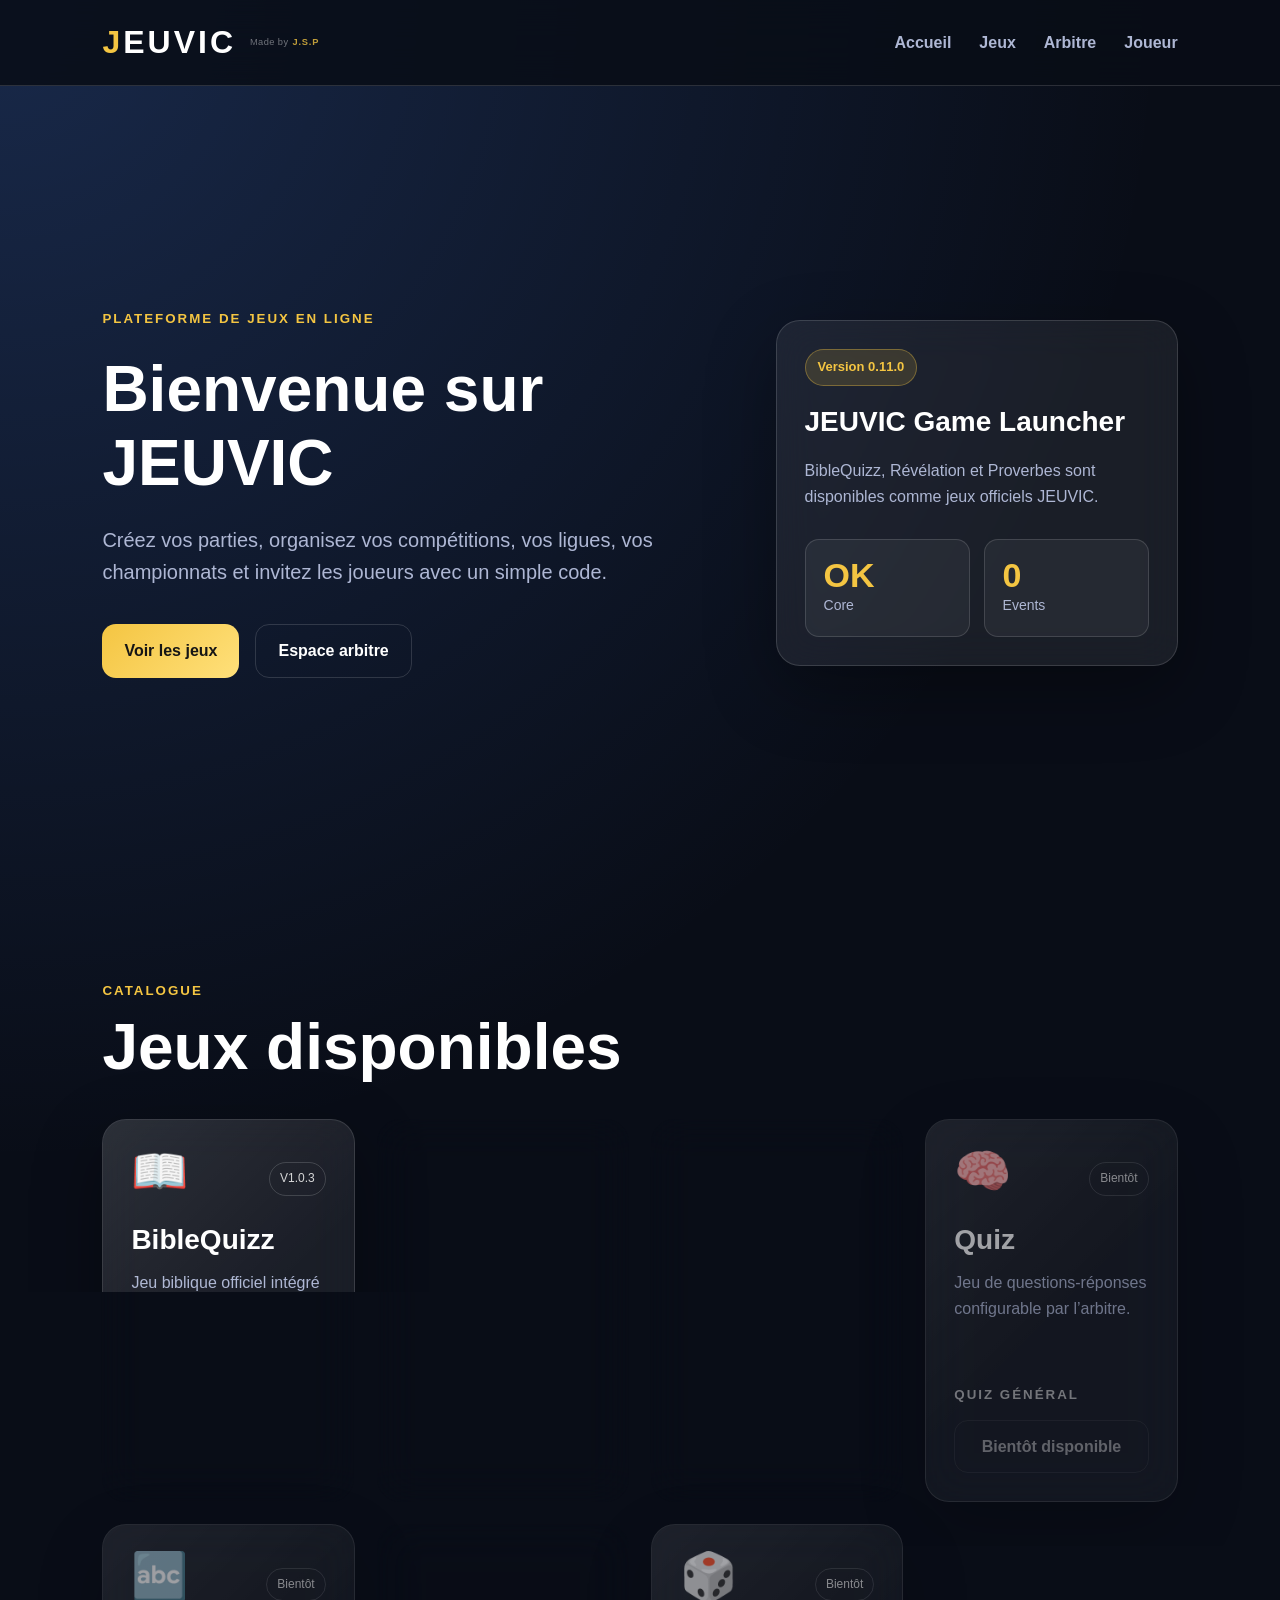
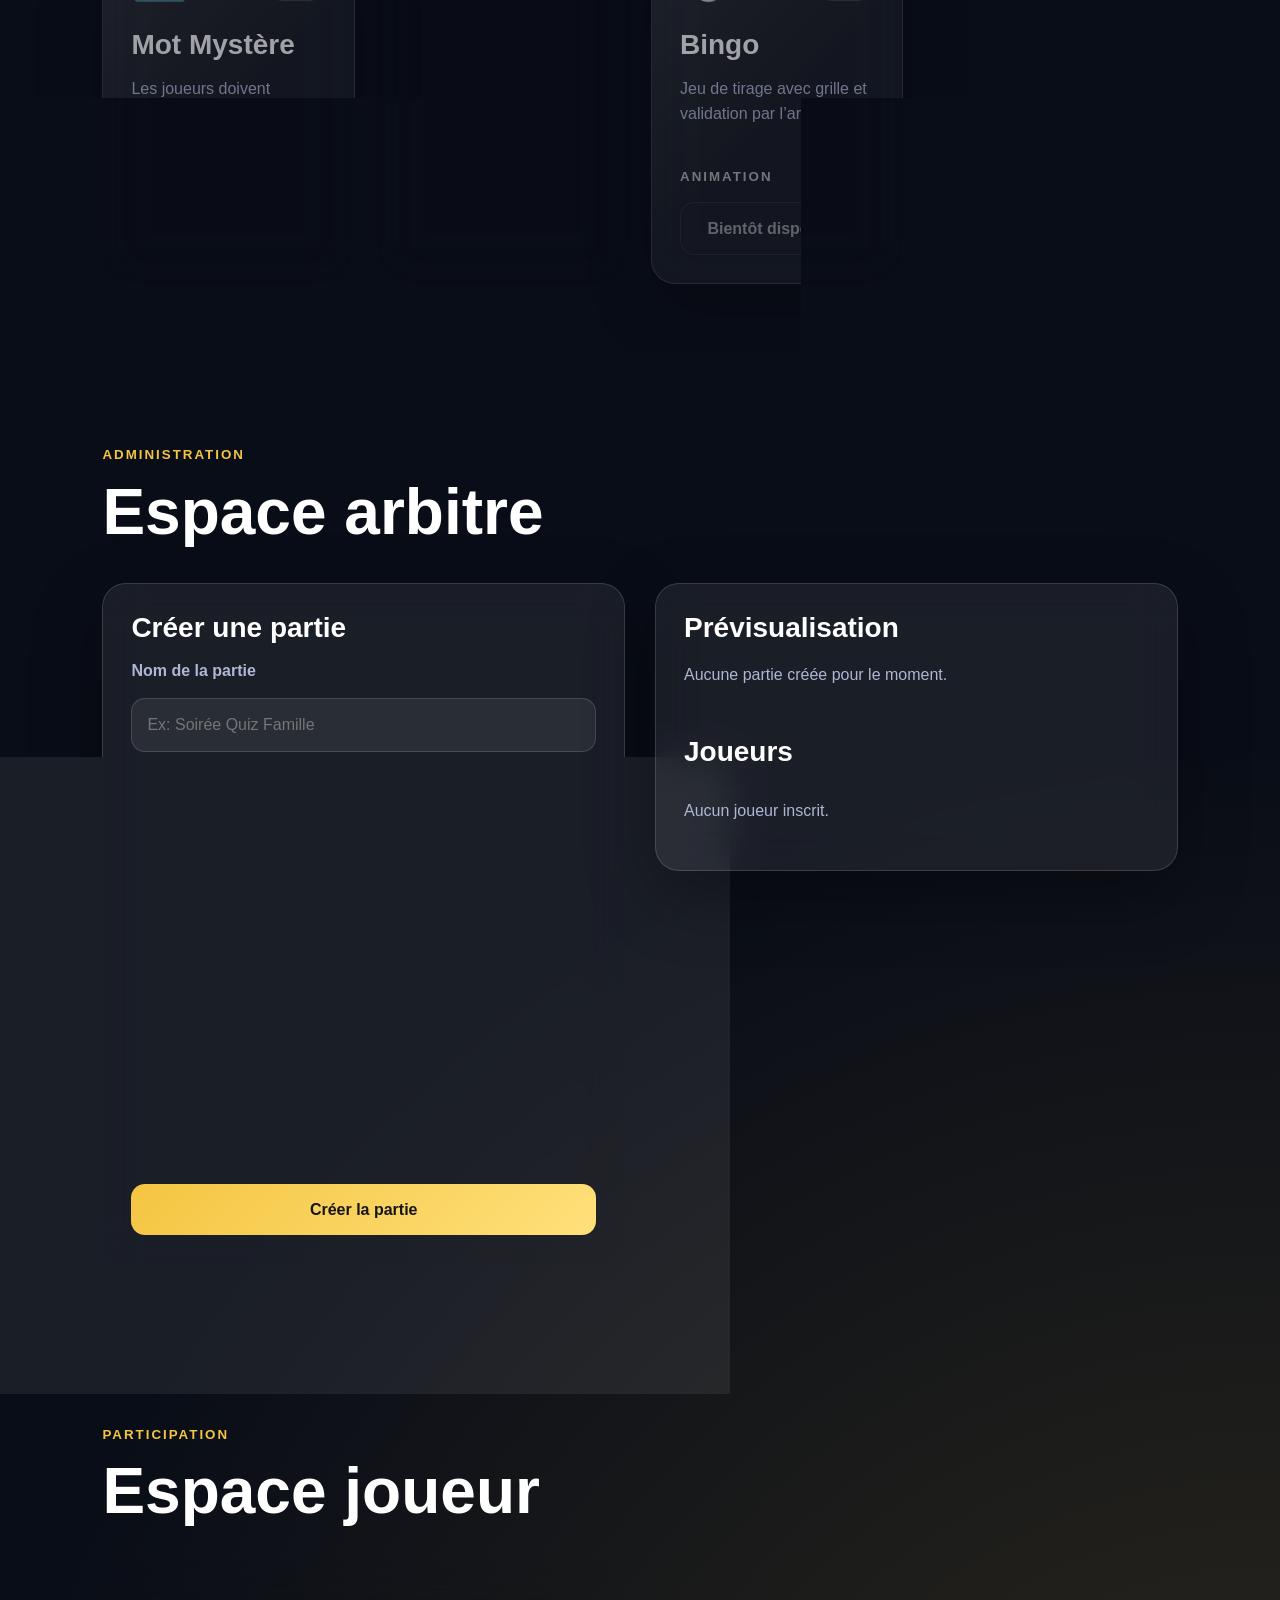
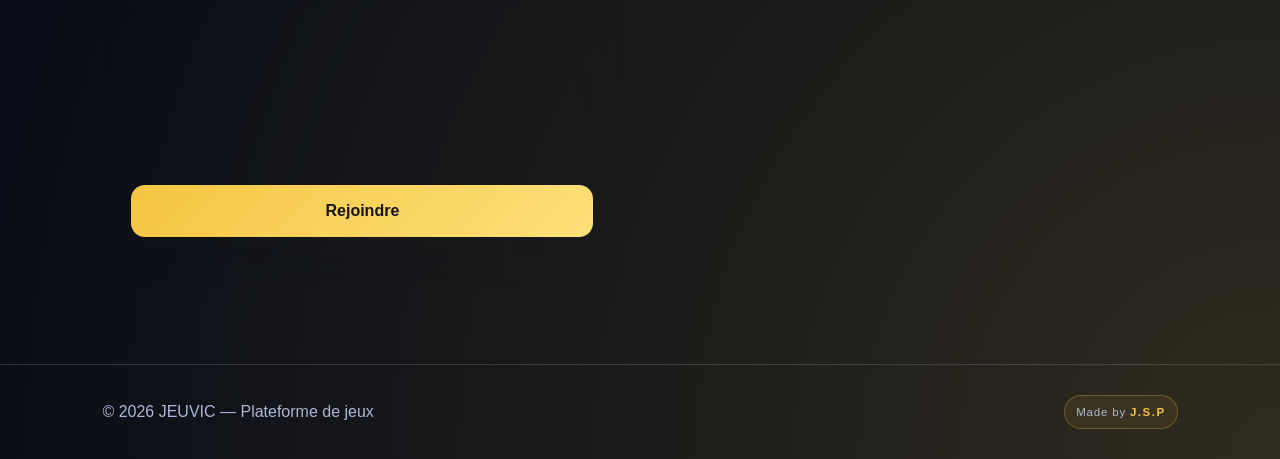
<file: index.html>
<!DOCTYPE html>
<html lang="fr">
<head>
  <!--============================================================
                          META
  =============================================================-->
  <meta charset="UTF-8" />
  <meta name="viewport" content="width=device-width, initial-scale=1.0" />
  <title>JEUVIC - Plateforme de jeux</title>

  <!--============================================================
                          CORE CSS
  =============================================================-->
  <link rel="stylesheet" href="assets/css/core/variables.css" />
  <link rel="stylesheet" href="assets/css/core/reset.css" />
  <link rel="stylesheet" href="assets/css/core/typography.css" />

  <!--============================================================
                          LAYOUT CSS
  =============================================================-->
  <link rel="stylesheet" href="assets/css/layout/layout.css" />
  <link rel="stylesheet" href="assets/css/layout/header.css" />
  <link rel="stylesheet" href="assets/css/layout/hero.css" />
  <link rel="stylesheet" href="assets/css/layout/footer.css" />

  <!--============================================================
                          COMPONENTS CSS
  =============================================================-->
  <link rel="stylesheet" href="assets/css/components/buttons.css" />
  <link rel="stylesheet" href="assets/css/components/cards.css" />
  <link rel="stylesheet" href="assets/css/components/forms.css" />
  <link rel="stylesheet" href="assets/css/components/modal.css" />
  <link rel="stylesheet" href="assets/css/components/tables.css" />

  <!--============================================================
                          PAGES CSS
  =============================================================-->
  <link rel="stylesheet" href="assets/css/pages/home.css" />
  <link rel="stylesheet" href="assets/css/pages/admin.css" />
  <link rel="stylesheet" href="assets/css/pages/player.css" />
  <link rel="stylesheet" href="assets/css/responsive.css" />
</head>
<body>
  <!--============================================================
                          HEADER
  =============================================================-->
  <header class="jv-header">
    <div class="jv-brand-block"><h1 class="jv-logo"><span>J</span>EUVIC</h1><span class="jv-creator-mark">Made by <b>J.S.P</b></span></div>
    <nav class="jv-nav" aria-label="Navigation principale">
      <a href="#home" data-route="home">Accueil</a>
      <a href="#games" data-route="games">Jeux</a>
      <a href="#admin" data-route="admin">Arbitre</a>
      <a href="#player" data-route="player">Joueur</a>
    </nav>
  </header>

  <!--============================================================
                          MAIN
  =============================================================-->
  <main>
    <!--=========================================================
                          HERO
    ==========================================================-->
    <section id="home" class="jv-hero jv-container">
      <article class="jv-hero-left">
        <small>Plateforme de jeux en ligne</small>
        <h2>Bienvenue sur JEUVIC</h2>
        <p>
          Créez vos parties, organisez vos compétitions, vos ligues,
          vos championnats et invitez les joueurs avec un simple code.
        </p>
        <section class="jv-actions" aria-label="Actions principales">
          <button class="jv-btn jv-btn-primary" data-route="games">Voir les jeux</button>
          <button class="jv-btn jv-btn-secondary" data-route="admin">Espace arbitre</button>
        </section>
      </article>
      <aside class="jv-hero-right">
        <article class="jv-card jv-hero-card">
          <span class="jv-badge" id="versionBadge">Version 0.8.9</span>
          <h3>JEUVIC Game Launcher</h3>
          <p>BibleQuizz, Révélation et Proverbes sont disponibles comme jeux officiels JEUVIC.</p>
          <section class="jv-stat-grid">
            <article class="jv-stat-card"><strong id="coreStatus">OK</strong><span>Core</span></article>
            <article class="jv-stat-card"><strong id="eventCount">0</strong><span>Events</span></article>
          </section>
        </article>
      </aside>
    </section>

    <!--=========================================================
                          CATALOGUE DES JEUX
    ==========================================================-->
    <section id="games" class="jv-section jv-container">
      <header class="jv-section-title">
        <small>Catalogue</small>
        <h2>Jeux disponibles</h2>
      </header>
      <section id="gamesList" class="jv-grid jv-games-grid"></section>
    </section>

    <!--=========================================================
                          ESPACE ARBITRE
    ==========================================================-->
    <section id="admin" class="jv-section jv-container jv-page-panel">
      <header class="jv-section-title">
        <small>Administration</small>
        <h2>Espace arbitre</h2>
      </header>
      <section class="jv-two-columns">
        <form id="gameForm" class="jv-card jv-form-card">
          <h3>Créer une partie</h3>
          <label for="gameName">Nom de la partie</label>
          <input class="jv-input" id="gameName" type="text" placeholder="Ex: Soirée Quiz Famille" required />
          <label for="gameType">Choisir un jeu</label>
          <select class="jv-input" id="gameType" required></select>
          <label for="playersCount">Nombre de joueurs</label>
          <input class="jv-input" id="playersCount" type="number" min="2" max="50" value="4" required />
          <label for="gameMode">Mode</label>
          <select class="jv-input" id="gameMode">
            <option>Partie simple</option>
            <option>Compétition</option>
            <option>Ligue</option>
            <option>Championnat</option>
          </select>
          <label for="roundTime">Temps par manche</label>
          <select class="jv-input" id="roundTime">
            <option>30 secondes</option>
            <option selected>60 secondes</option>
            <option>90 secondes</option>
            <option>Illimité</option>
          </select>
          <button class="jv-btn jv-btn-primary jv-btn-block" type="submit">Créer la partie</button>
        </form>
        <article class="jv-card">
          <h3>Prévisualisation</h3>
          <section id="gamePreview" class="jv-empty">Aucune partie créée pour le moment.</section>
          <h3 class="jv-subtitle">Joueurs</h3>
          <section id="playersList" class="jv-players-list jv-empty">Aucun joueur inscrit.</section>
        </article>
      </section>
    </section>

    <!--=========================================================
                          ESPACE JOUEUR
    ==========================================================-->
    <section id="player" class="jv-section jv-container jv-page-panel">
      <header class="jv-section-title">
        <small>Participation</small>
        <h2>Espace joueur</h2>
      </header>
      <article class="jv-card jv-player-card">
        <h3>Rejoindre une partie</h3>
        <input class="jv-input" id="playerName" type="text" placeholder="Nom du joueur" />
        <input class="jv-input" id="joinCode" type="text" placeholder="Entre le code de la partie" />
        <button class="jv-btn jv-btn-primary jv-btn-block" id="joinGameBtn">Rejoindre</button>
        <p id="joinMessage"></p>
      </article>
    </section>
  </main>

  <!--============================================================
                          FOOTER
  =============================================================-->
  <section id="notificationZone" class="jv-notification-zone" aria-live="polite"></section>

  <footer class="jv-footer"><span>© 2026 JEUVIC — Plateforme de jeux</span><span class="jv-footer-signature">Made by <b>J.S.P</b></span></footer>

  <!--============================================================
                          JAVASCRIPT MODERNE
  =============================================================-->
  <script type="module" src="assets/js/core/App.js"></script>
</body>
</html>
</file>
<file: assets/css/core/variables.css>
/***********************************************************************
 * PROJET : JEUVIC
 * FICHIER : variables.css
 * DESCRIPTION : Variables globales de design.
 * VERSION : 0.1.0
 ***********************************************************************/

:root{
  /* Couleurs principales */
  --jv-color-primary:#F4C542;
  --jv-color-secondary:#4F8CFF;
  --jv-color-success:#00C853;
  --jv-color-danger:#FF3D57;
  --jv-color-warning:#FF9800;

  /* Couleurs neutres */
  --jv-color-white:#FFFFFF;
  --jv-color-black:#000000;
  --jv-color-text:#EAEAEA;
  --jv-color-muted:#AEB7D4;
  --jv-color-background:#090D17;
  --jv-color-surface:#141B2D;
  --jv-color-surface-soft:rgba(255,255,255,.07);
  --jv-color-border:rgba(255,255,255,.14);

  /* Typographie */
  --jv-font-family:"Segoe UI", Arial, sans-serif;
  --jv-font-size-sm:14px;
  --jv-font-size-md:16px;
  --jv-font-size-lg:20px;
  --jv-font-size-title:42px;
  --jv-font-size-hero:64px;

  /* Espacements */
  --jv-space-xs:6px;
  --jv-space-sm:12px;
  --jv-space-md:20px;
  --jv-space-lg:40px;
  --jv-space-xl:80px;

  /* Bordures */
  --jv-radius-sm:8px;
  --jv-radius-md:14px;
  --jv-radius-lg:24px;
  --jv-radius-xl:32px;

  /* Effets */
  --jv-transition:.28s ease;
  --jv-shadow:0 24px 70px rgba(0,0,0,.32);
  --jv-blur:blur(20px);
}
</file>
<file: assets/css/core/typography.css>
/***********************************************************************
 * PROJET : JEUVIC
 * FICHIER : typography.css
 * DESCRIPTION : Typographie générale.
 * VERSION : 0.1.0
 ***********************************************************************/

body{
  font-family:var(--jv-font-family);
  font-size:var(--jv-font-size-md);
  color:var(--jv-color-text);
  background:var(--jv-color-background);
  line-height:1.6;
}
h1,h2,h3,h4,h5{line-height:1.15;color:var(--jv-color-white);}
h2{font-size:clamp(34px,5vw,var(--jv-font-size-hero));}
h3{font-size:28px;}
p{color:var(--jv-color-muted);}
small{font-weight:800;letter-spacing:2px;text-transform:uppercase;}
</file>
<file: assets/css/layout/layout.css>
/***********************************************************************
 * PROJET : JEUVIC
 * FICHIER : layout.css
 * DESCRIPTION : Structure générale de page.
 * VERSION : 0.1.0
 ***********************************************************************/

body{
  background:
    radial-gradient(circle at top left,rgba(79,140,255,.22),transparent 30%),
    radial-gradient(circle at bottom right,rgba(244,197,66,.16),transparent 34%),
    var(--jv-color-background);
}
main{width:100%;}
.jv-container{width:100%;max-width:1400px;margin:0 auto;padding-left:8%;padding-right:8%;}
.jv-section{padding-top:80px;padding-bottom:80px;}
.jv-section-title{margin-bottom:34px;}
.jv-section-title small{color:var(--jv-color-primary);display:block;margin-bottom:10px;}
.jv-grid{display:grid;gap:22px;}
.jv-two-columns{display:grid;grid-template-columns:1fr 1fr;gap:30px;align-items:start;}
.jv-page-panel{scroll-margin-top:100px;}
.jv-actions{display:flex;gap:16px;flex-wrap:wrap;margin-top:12px;}
.jv-empty{color:var(--jv-color-muted);padding:18px 0;}
</file>
<file: assets/css/layout/header.css>
/***********************************************************************
 * PROJET : JEUVIC
 * FICHIER : header.css
 * DESCRIPTION : Header et navigation principale.
 * VERSION : 0.1.0
 ***********************************************************************/

.jv-header{
  width:100%;height:86px;padding:0 8%;display:flex;align-items:center;justify-content:space-between;
  position:sticky;top:0;z-index:100;background:rgba(9,13,23,.86);backdrop-filter:var(--jv-blur);
  border-bottom:1px solid var(--jv-color-border);
}
.jv-logo{font-size:32px;font-weight:900;letter-spacing:3px;}
.jv-logo span{color:var(--jv-color-primary);}
.jv-nav{display:flex;gap:28px;align-items:center;}
.jv-nav a{color:var(--jv-color-muted);font-weight:700;transition:var(--jv-transition);}
.jv-nav a:hover,.jv-nav a.is-active{color:var(--jv-color-primary);}

/* Signature créateur JEUVIC */
.jv-brand-block{display:flex;align-items:center;gap:14px}
.jv-creator-mark{display:inline-flex;align-items:center;gap:4px;padding:0;border:0;border-radius:0;background:transparent;color:rgba(255,255,255,.42);font-size:.58rem;letter-spacing:.045em;white-space:nowrap}
.jv-creator-mark b{color:rgba(244,197,66,.78);letter-spacing:.09em}
@media(max-width:760px){.jv-brand-block{width:100%;justify-content:center}.jv-creator-mark{font-size:.54rem;padding:0}}
</file>
<file: assets/css/layout/hero.css>
/***********************************************************************
 * PROJET : JEUVIC
 * FICHIER : hero.css
 * DESCRIPTION : Section d'accueil principale.
 * VERSION : 0.1.0
 ***********************************************************************/

.jv-hero{min-height:calc(100vh - 86px);display:grid;grid-template-columns:1.2fr .8fr;align-items:center;gap:70px;padding-top:70px;padding-bottom:70px;}
.jv-hero-left{display:flex;flex-direction:column;gap:24px;}
.jv-hero-left small{color:var(--jv-color-primary);}
.jv-hero-left p{font-size:20px;max-width:720px;}
.jv-hero-right{display:flex;justify-content:center;}
.jv-hero-card{width:100%;max-width:430px;min-height:330px;display:flex;flex-direction:column;justify-content:center;gap:20px;}
.jv-stat-grid{display:grid;grid-template-columns:1fr 1fr;gap:14px;margin-top:10px;}
</file>
<file: assets/css/layout/footer.css>
/***********************************************************************
 * PROJET : JEUVIC
 * FICHIER : footer.css
 * DESCRIPTION : Pied de page.
 * VERSION : 0.1.0
 ***********************************************************************/

.jv-footer{padding:30px 8%;text-align:center;color:var(--jv-color-muted);border-top:1px solid var(--jv-color-border);}

.jv-footer{display:flex;align-items:center;justify-content:space-between;gap:18px;flex-wrap:wrap}
.jv-footer-signature{display:inline-flex;align-items:center;gap:4px;padding:7px 11px;border:1px solid rgba(244,197,66,.28);border-radius:999px;background:rgba(244,197,66,.08);font-size:.72rem;letter-spacing:.07em}
.jv-footer-signature b{color:var(--jv-color-primary);letter-spacing:.13em}
@media(max-width:620px){.jv-footer{justify-content:center;text-align:center}.jv-footer span{width:100%}.jv-footer-signature{width:auto!important}}
</file>
<file: assets/css/components/buttons.css>
/***********************************************************************
 * PROJET : JEUVIC
 * FICHIER : buttons.css
 * DESCRIPTION : Bibliothèque officielle des boutons JEUVIC.
 * VERSION : 0.1.0
 ***********************************************************************/

.jv-btn{
  display:inline-flex;align-items:center;justify-content:center;gap:10px;
  min-height:48px;padding:13px 22px;border-radius:var(--jv-radius-md);
  font-weight:850;transition:var(--jv-transition);user-select:none;
}
.jv-btn:hover{transform:translateY(-2px);}
.jv-btn:active{transform:translateY(0);}
.jv-btn-primary{background:linear-gradient(135deg,var(--jv-color-primary),#FFE07A);color:#151515;}
.jv-btn-secondary{background:transparent;color:var(--jv-color-white);border:1px solid var(--jv-color-border);}
.jv-btn-success{background:var(--jv-color-success);color:var(--jv-color-white);}
.jv-btn-danger{background:var(--jv-color-danger);color:var(--jv-color-white);}
.jv-btn-warning{background:var(--jv-color-warning);color:#151515;}
.jv-btn-block{width:100%;}
.jv-btn-sm{min-height:38px;padding:9px 14px;font-size:14px;}
.jv-btn-lg{min-height:58px;padding:16px 28px;font-size:18px;}
.jv-btn[disabled],.jv-btn.is-disabled{opacity:.55;cursor:not-allowed;transform:none;}

/*============================================================
                    V0.3 - BOUTONS COMPACTS
============================================================*/

.jv-btn-sm{
    padding:8px 12px;
    font-size:13px;
    border-radius:var(--jv-radius-sm);
}
</file>
<file: assets/css/components/cards.css>
/***********************************************************************
 * PROJET : JEUVIC
 * FICHIER : cards.css
 * DESCRIPTION : Cartes réutilisables JEUVIC.
 * VERSION : 0.1.0
 ***********************************************************************/

.jv-card{
  background:var(--jv-color-surface-soft);border:1px solid var(--jv-color-border);
  border-radius:var(--jv-radius-lg);padding:28px;box-shadow:var(--jv-shadow);backdrop-filter:var(--jv-blur);
}
.jv-game-card{transition:var(--jv-transition);}
.jv-game-card:hover{transform:translateY(-6px);border-color:rgba(244,197,66,.48);}
.jv-game-icon{font-size:40px;margin-bottom:16px;}
.jv-stat-card{padding:18px;border-radius:var(--jv-radius-md);border:1px solid var(--jv-color-border);background:rgba(255,255,255,.05);}
.jv-stat-card strong{display:block;font-size:34px;color:var(--jv-color-primary);line-height:1;}
.jv-stat-card span{color:var(--jv-color-muted);font-size:14px;}
.jv-badge{display:inline-flex;width:max-content;padding:7px 12px;border-radius:999px;background:rgba(244,197,66,.14);border:1px solid rgba(244,197,66,.35);color:var(--jv-color-primary);font-weight:800;font-size:13px;}

/*============================================================
                    V0.3 - ROOM ENGINE UI
============================================================*/

.jv-preview h2{
    color:var(--jv-color-primary);
    font-size:42px;
    margin:10px 0 20px;
}

.jv-subtitle{
    margin-top:30px;
    margin-bottom:12px;
}

.jv-players-list{
    display:grid;
    gap:12px;
}

.jv-player-row{
    display:grid;
    grid-template-columns:1fr auto auto auto auto;
    gap:10px;
    align-items:center;
    padding:12px;
    border:1px solid var(--jv-color-border);
    border-radius:var(--jv-radius-md);
    background:rgba(255,255,255,.04);
}

.jv-actions-stack{
    display:flex;
    flex-wrap:wrap;
    gap:10px;
    margin-top:20px;
}

.jv-notification-zone{
    position:fixed;
    right:24px;
    bottom:24px;
    z-index:999;
    max-width:360px;
}

.jv-notice{
    padding:16px 18px;
    border-radius:var(--jv-radius-md);
    background:var(--jv-color-surface);
    border:1px solid var(--jv-color-border);
    box-shadow:var(--jv-shadow);
    color:var(--jv-color-white);
}

.jv-notice-success{ border-color:var(--jv-color-success); }
.jv-notice-error{ border-color:var(--jv-color-danger); }
</file>
<file: assets/css/components/forms.css>
/***********************************************************************
 * PROJET : JEUVIC
 * FICHIER : forms.css
 * DESCRIPTION : Formulaires, inputs, select et textarea.
 * VERSION : 0.1.0
 ***********************************************************************/

.jv-form-card{display:flex;flex-direction:column;gap:14px;}
label{color:var(--jv-color-muted);font-weight:800;}
.jv-input{
  width:100%;min-height:50px;padding:13px 15px;border-radius:var(--jv-radius-md);
  border:1px solid var(--jv-color-border);background:rgba(255,255,255,.07);color:var(--jv-color-white);
  transition:var(--jv-transition);
}
.jv-input:focus{border-color:rgba(244,197,66,.65);box-shadow:0 0 0 4px rgba(244,197,66,.10);}
select.jv-input option{color:#111;}
textarea.jv-input{min-height:120px;resize:vertical;}
</file>
<file: assets/css/components/modal.css>
/***********************************************************************
 * PROJET : JEUVIC
 * FICHIER : modal.css
 * DESCRIPTION : Fenêtres modales réutilisables.
 * VERSION : 0.1.0
 ***********************************************************************/

.jv-modal-backdrop{position:fixed;inset:0;background:rgba(0,0,0,.65);display:none;align-items:center;justify-content:center;z-index:500;}
.jv-modal-backdrop.is-visible{display:flex;}
.jv-modal{width:min(560px,92vw);background:var(--jv-color-surface);border:1px solid var(--jv-color-border);border-radius:var(--jv-radius-lg);padding:28px;box-shadow:var(--jv-shadow);}
.jv-modal-header{display:flex;justify-content:space-between;align-items:center;margin-bottom:18px;}
.jv-modal-body{color:var(--jv-color-muted);}
</file>
<file: assets/css/components/tables.css>
/***********************************************************************
 * PROJET : JEUVIC
 * FICHIER : tables.css
 * DESCRIPTION : Tables pour classements, joueurs et historiques.
 * VERSION : 0.1.0
 ***********************************************************************/

.jv-table{width:100%;border-collapse:collapse;overflow:hidden;border-radius:var(--jv-radius-md);}
.jv-table th,.jv-table td{padding:14px 16px;text-align:left;border-bottom:1px solid var(--jv-color-border);}
.jv-table th{color:var(--jv-color-primary);font-size:14px;text-transform:uppercase;letter-spacing:1px;}
.jv-table td{color:var(--jv-color-text);}
</file>
<file: assets/css/pages/home.css>
/***********************************************************************
 * PROJET : JEUVIC
 * FICHIER : home.css
 * DESCRIPTION : Styles spécifiques à la page accueil et catalogue.
 * VERSION : 0.4.1
 ***********************************************************************/

.jv-games-grid{grid-template-columns:repeat(auto-fit,minmax(250px,1fr));}

.jv-game-card{
  display:flex;
  flex-direction:column;
  gap:14px;
  min-height:280px;
  position:relative;
  overflow:hidden;
}

.jv-game-card::before{
  content:"";
  position:absolute;
  inset:0;
  background:linear-gradient(135deg,rgba(255,255,255,.08),transparent 55%);
  pointer-events:none;
}

.jv-game-card-top{
  display:flex;
  align-items:center;
  justify-content:space-between;
  gap:12px;
}

.jv-game-icon{font-size:46px;line-height:1;}

.jv-game-status{
  border:1px solid rgba(255,255,255,.18);
  border-radius:999px;
  padding:6px 10px;
  font-size:12px;
  opacity:.9;
}

.jv-game-category{
  margin-top:auto;
  opacity:.75;
}

.jv-game-card.is-disabled{opacity:.62;}
.jv-game-card.is-disabled button{cursor:not-allowed;}
</file>
<file: assets/css/pages/admin.css>
/***********************************************************************
 * PROJET : JEUVIC
 * FICHIER : admin.css
 * DESCRIPTION : Styles spécifiques à l'espace arbitre.
 * VERSION : 0.1.0
 ***********************************************************************/

.jv-info-line{display:flex;justify-content:space-between;gap:20px;padding:12px 0;border-bottom:1px solid var(--jv-color-border);color:var(--jv-color-muted);}
.jv-info-line strong{color:var(--jv-color-white);text-align:right;}
</file>
<file: assets/css/pages/player.css>
/***********************************************************************
 * PROJET : JEUVIC
 * FICHIER : player.css
 * DESCRIPTION : Styles spécifiques à l'espace joueur.
 * VERSION : 0.1.0
 ***********************************************************************/

.jv-player-card{max-width:520px;display:grid;gap:18px;}
#joinMessage{font-weight:800;color:var(--jv-color-primary);}
</file>
<file: assets/css/responsive.css>
/***********************************************************************
 * PROJET : JEUVIC
 * FICHIER : responsive.css
 * DESCRIPTION : Adaptation tablette et mobile.
 * VERSION : 0.1.0
 ***********************************************************************/

@media (max-width:900px){
  .jv-header{height:auto;min-height:86px;flex-direction:column;gap:14px;padding-top:16px;padding-bottom:16px;}
  .jv-nav{flex-wrap:wrap;justify-content:center;gap:16px;}
  .jv-hero{grid-template-columns:1fr;gap:35px;}
  .jv-two-columns{grid-template-columns:1fr;}
}
@media (max-width:600px){
  .jv-container{padding-left:5%;padding-right:5%;}
  .jv-section{padding-top:55px;padding-bottom:55px;}
  .jv-stat-grid{grid-template-columns:1fr;}
}

/*============================================================
                    V0.3 - RESPONSIVE ROOM ENGINE
============================================================*/

@media(max-width:900px){
    .jv-player-row{
        grid-template-columns:1fr;
    }

    .jv-actions-stack{
        flex-direction:column;
    }
}

/*============================================================
  JEUVIC V0.8.9 — MOBILE UX PASS
============================================================*/
@media (max-width:600px){
  body{overflow-x:hidden}
  .jv-header{
    min-height:64px;
    padding:12px 14px;
    align-items:flex-start;
    gap:10px;
  }
  .jv-brand-block{
    width:100%;
    display:flex;
    align-items:center;
    justify-content:space-between;
    gap:10px;
  }
  .jv-logo{font-size:1.25rem}
  .jv-creator-mark{font-size:.54rem}
  .jv-nav{
    width:100%;
    display:grid;
    grid-template-columns:repeat(4,1fr);
    gap:6px;
  }
  .jv-nav a{
    padding:9px 4px;
    text-align:center;
    border-radius:10px;
    font-size:.72rem;
  }
  .jv-container{padding-left:14px;padding-right:14px}
  .jv-hero{padding-top:34px;padding-bottom:44px;gap:24px}
  .jv-hero-left h2{font-size:clamp(2rem,12vw,3rem);line-height:1.03}
  .jv-hero-left p{font-size:.96rem;line-height:1.6}
  .jv-actions{display:grid;grid-template-columns:1fr;gap:10px}
  .jv-btn{width:100%;min-height:52px}
  .jv-card{padding:20px 16px;border-radius:20px}
  .jv-games-grid{grid-template-columns:1fr;gap:14px}
  .jv-section-title h2{font-size:2rem}
  .jv-input{min-height:52px;font-size:16px}
  .jv-footer{padding:22px 14px;flex-direction:column;gap:6px;text-align:center;font-size:.72rem}
}
</file>
